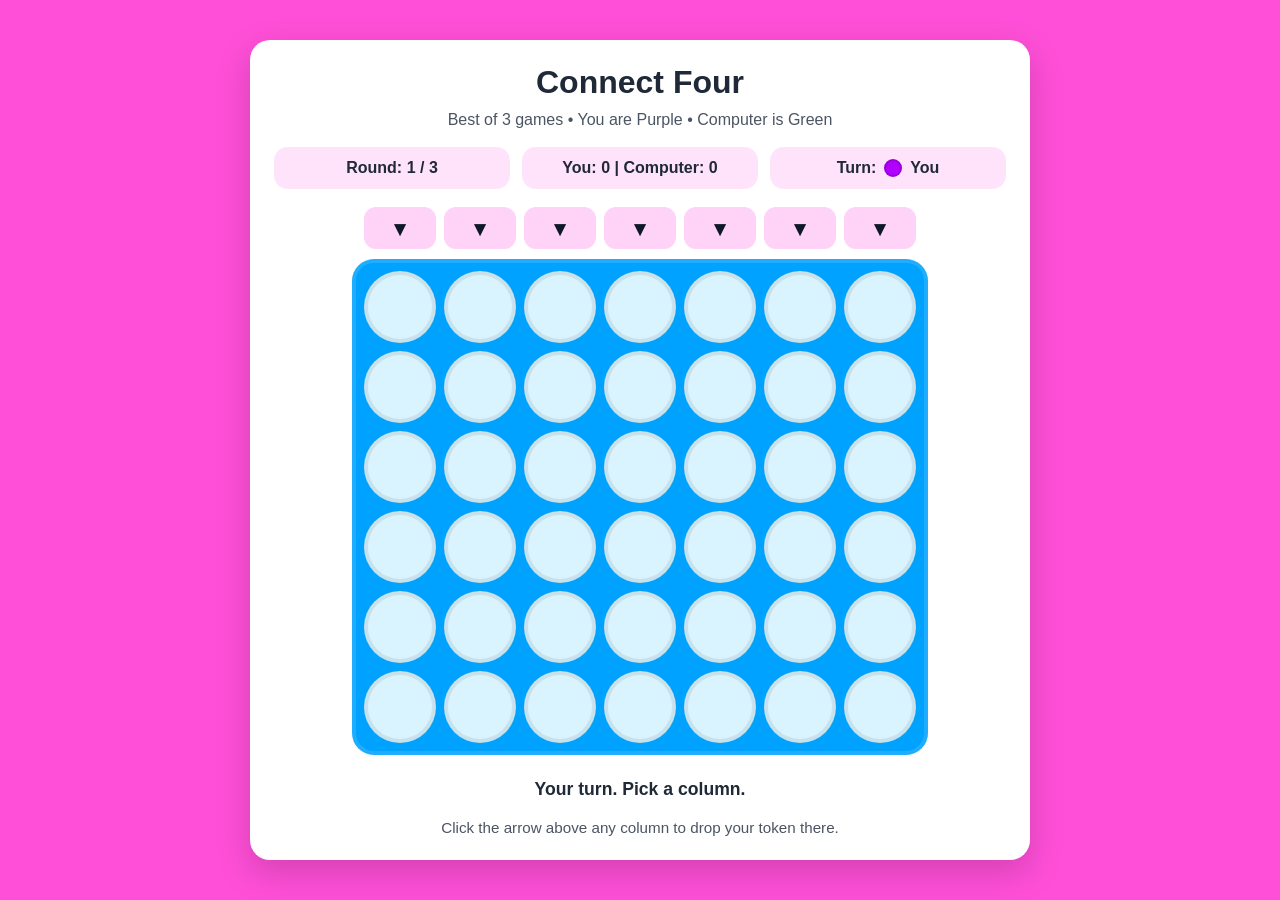
<file: ai.connect.html>
<!DOCTYPE html>
<html lang="en">
<head>
  <meta charset="UTF-8" />
  <meta name="viewport" content="width=device-width, initial-scale=1.0" />
  <title>Connect Four - Best of Three</title>
  <style>
    * {
      box-sizing: border-box;
    }

    body {
      margin: 0;
      font-family: Arial, Helvetica, sans-serif;
      background: #ff4fd8;
      color: #1f2937;
      display: flex;
      justify-content: center;
      align-items: center;
      min-height: 100vh;
      padding: 20px;
    }

    .game-container {
      width: 100%;
      max-width: 780px;
      background: white;
      border-radius: 20px;
      box-shadow: 0 12px 35px rgba(0, 0, 0, 0.18);
      padding: 24px;
      text-align: center;
    }

    h1 {
      margin-top: 0;
      margin-bottom: 10px;
      font-size: 2rem;
    }

    .subtitle {
      margin-bottom: 18px;
      color: #4b5563;
    }

    .status-bar {
      display: grid;
      grid-template-columns: repeat(3, 1fr);
      gap: 12px;
      margin-bottom: 18px;
    }

    .panel {
      background: #ffe3fb;
      border-radius: 14px;
      padding: 12px;
      font-weight: 700;
    }

    .current-player {
      display: inline-flex;
      align-items: center;
      gap: 8px;
      justify-content: center;
    }

    .token-preview {
      width: 18px;
      height: 18px;
      border-radius: 50%;
      border: 2px solid rgba(0, 0, 0, 0.15);
      display: inline-block;
    }

    button {
      border: none;
      border-radius: 12px;
      padding: 10px 16px;
      font-size: 1rem;
      font-weight: 700;
      cursor: pointer;
      transition: transform 0.15s ease, opacity 0.15s ease;
    }

    button:hover {
      transform: translateY(-1px);
    }

    button:active {
      transform: translateY(0);
    }

    .new-match-btn {
      display: none;
      margin: 18px auto 0;
      background: #111827;
      color: white;
    }

    .new-match-btn.show {
      display: inline-block;
    }

    .board-wrapper {
      overflow-x: auto;
      padding-bottom: 8px;
    }

    .drop-row {
      display: grid;
      grid-template-columns: repeat(7, 1fr);
      gap: 8px;
      width: fit-content;
      margin: 0 auto 10px;
    }

    .drop-btn {
      width: 72px;
      height: 42px;
      border-radius: 12px;
      background: #ffd2f7;
      color: #0f172a;
      font-size: 1.3rem;
      font-weight: 900;
    }

    .drop-btn:disabled {
      cursor: not-allowed;
      opacity: 0.45;
      transform: none;
    }

    .board {
      background: #00a2ff;
      border-radius: 22px;
      padding: 12px;
      display: grid;
      grid-template-columns: repeat(7, 72px);
      gap: 8px;
      width: fit-content;
      margin: 0 auto;
      box-shadow: inset 0 0 0 4px rgba(255, 255, 255, 0.12);
    }

    .cell {
      width: 72px;
      height: 72px;
      border-radius: 50%;
      background: #d9f4ff;
      border: 4px solid rgba(0, 0, 0, 0.08);
      display: flex;
      align-items: center;
      justify-content: center;
      transition: transform 0.18s ease, box-shadow 0.18s ease;
    }

    .cell.winning {
      box-shadow: 0 0 0 5px #fff200 inset, 0 0 18px rgba(255, 242, 0, 0.95);
      transform: scale(1.03);
    }

    .token {
      width: 56px;
      height: 56px;
      border-radius: 50%;
      box-shadow: inset 0 10px 14px rgba(255, 255, 255, 0.28), inset 0 -8px 14px rgba(0, 0, 0, 0.15);
    }

    .purple {
      background: #b100ff;
    }

    .green {
      background: #39ff14;
    }

    .message {
      margin-top: 16px;
      font-size: 1.1rem;
      font-weight: 700;
      min-height: 28px;
    }

    .legend {
      margin-top: 12px;
      color: #4b5563;
      font-size: 0.95rem;
    }

    @media (max-width: 640px) {
      .drop-btn,
      .cell {
        width: 44px;
      }

      .drop-btn {
        height: 34px;
      }

      .cell {
        height: 44px;
      }

      .board {
        grid-template-columns: repeat(7, 44px);
      }

      .token {
        width: 32px;
        height: 32px;
      }
    }
  </style>
</head>
<body>
  <div class="game-container">
    <h1>Connect Four</h1>
    <div class="subtitle">Best of 3 games • You are Purple • Computer is Green</div>

    <div class="status-bar">
      <div class="panel">
        Round: <span id="roundNumber">1</span> / 3
      </div>
      <div class="panel">
        You: <span id="purpleScore">0</span> | Computer: <span id="greenScore">0</span>
      </div>
      <div class="panel current-player">
        Turn:
        <span id="turnToken" class="token-preview purple"></span>
        <span id="turnText">You</span>
      </div>
    </div>

    <div class="board-wrapper">
      <div class="drop-row" id="dropRow"></div>
      <div class="board" id="board"></div>
    </div>

    <div class="message" id="message">Your turn. Pick a column.</div>
    <div class="legend">Click the arrow above any column to drop your token there.</div>
    <button class="new-match-btn" id="newMatchBtn">New Match</button>
  </div>

  <script>
    const ROWS = 6;
    const COLS = 7;
    const EMPTY = 0;
    const PURPLE = 1;
    const GREEN = 2;
    const ROUND_DELAY = 1800;
    const COMPUTER_DELAY = 550;

    let board = [];
    let currentPlayer = PURPLE;
    let gameOver = false;
    let roundNumber = 1;
    let scores = {
      [PURPLE]: 0,
      [GREEN]: 0
    };
    let matchOver = false;
    let waitingForComputer = false;

    const boardEl = document.getElementById('board');
    const dropRowEl = document.getElementById('dropRow');
    const messageEl = document.getElementById('message');
    const purpleScoreEl = document.getElementById('purpleScore');
    const greenScoreEl = document.getElementById('greenScore');
    const roundNumberEl = document.getElementById('roundNumber');
    const turnTextEl = document.getElementById('turnText');
    const turnTokenEl = document.getElementById('turnToken');
    const newMatchBtn = document.getElementById('newMatchBtn');

    function createEmptyBoard() {
      return Array.from({ length: ROWS }, () => Array(COLS).fill(EMPTY));
    }

    function playerName(player) {
      return player === PURPLE ? 'You' : 'Computer';
    }

    function playerClass(player) {
      return player === PURPLE ? 'purple' : 'green';
    }

    function init() {
      board = createEmptyBoard();
      currentPlayer = PURPLE;
      gameOver = false;
      matchOver = false;
      waitingForComputer = false;
      roundNumber = 1;
      scores[PURPLE] = 0;
      scores[GREEN] = 0;
      messageEl.textContent = 'Your turn. Pick a column.';
      newMatchBtn.classList.remove('show');
      renderBoard();
      updateStatus();
    }

    function startNextRound() {
      board = createEmptyBoard();
      currentPlayer = PURPLE;
      gameOver = false;
      waitingForComputer = false;
      messageEl.textContent = `Round ${roundNumber}: Your turn.`;
      renderBoard();
      updateStatus();
    }

    function renderDropButtons() {
      dropRowEl.innerHTML = '';

      for (let col = 0; col < COLS; col++) {
        const btn = document.createElement('button');
        btn.className = 'drop-btn';
        btn.innerHTML = '&#9660;';
        btn.setAttribute('aria-label', `Drop token in column ${col + 1}`);
        btn.disabled = gameOver || matchOver || waitingForComputer || currentPlayer !== PURPLE || board[0][col] !== EMPTY;
        btn.addEventListener('click', () => handleMove(col));
        dropRowEl.appendChild(btn);
      }
    }

    function renderBoard(winningCells = []) {
      boardEl.innerHTML = '';

      for (let row = 0; row < ROWS; row++) {
        for (let col = 0; col < COLS; col++) {
          const cell = document.createElement('div');
          cell.className = 'cell';

          const isWinningCell = winningCells.some(([r, c]) => r === row && c === col);
          if (isWinningCell) {
            cell.classList.add('winning');
          }

          if (board[row][col] !== EMPTY) {
            const token = document.createElement('div');
            token.className = `token ${playerClass(board[row][col])}`;
            cell.appendChild(token);
          }

          boardEl.appendChild(cell);
        }
      }
    }

    function updateStatus() {
      purpleScoreEl.textContent = scores[PURPLE];
      greenScoreEl.textContent = scores[GREEN];
      roundNumberEl.textContent = roundNumber;
      turnTextEl.textContent = matchOver ? 'Match Over' : playerName(currentPlayer);
      turnTokenEl.className = `token-preview ${matchOver ? 'purple' : playerClass(currentPlayer)}`;
      renderDropButtons();
    }

    function getOpenRow(col) {
      for (let row = ROWS - 1; row >= 0; row--) {
        if (board[row][col] === EMPTY) {
          return row;
        }
      }
      return -1;
    }

    function getAvailableColumns() {
      const columns = [];
      for (let col = 0; col < COLS; col++) {
        if (board[0][col] === EMPTY) columns.push(col);
      }
      return columns;
    }

    function handleMove(col) {
      if (gameOver || matchOver || waitingForComputer || currentPlayer !== PURPLE) return;
      placeToken(col, PURPLE);
    }

    function placeToken(col, player) {
      const row = getOpenRow(col);
      if (row === -1) return;

      board[row][col] = player;
      const winData = checkWin(row, col, player);

      if (winData.won) {
        gameOver = true;
        scores[player] += 1;
        renderBoard(winData.cells);
        finishRound(player);
        return;
      }

      if (isBoardFull()) {
        gameOver = true;
        renderBoard();
        finishRound(null);
        return;
      }

      currentPlayer = player === PURPLE ? GREEN : PURPLE;
      renderBoard();
      updateStatus();

      if (currentPlayer === GREEN) {
        waitingForComputer = true;
        messageEl.textContent = 'Computer is thinking...';
        updateStatus();
        window.setTimeout(computerMove, COMPUTER_DELAY);
      } else {
        messageEl.textContent = 'Your turn.';
      }
    }

    function computerMove() {
      if (gameOver || matchOver) return;

      const col = chooseComputerColumn();
      waitingForComputer = false;
      placeToken(col, GREEN);
    }

    function chooseComputerColumn() {
      const available = getAvailableColumns();

      for (const col of available) {
        if (wouldWin(col, GREEN)) return col;
      }

      for (const col of available) {
        if (wouldWin(col, PURPLE)) return col;
      }

      const centerPreference = [3, 2, 4, 1, 5, 0, 6];
      for (const col of centerPreference) {
        if (available.includes(col)) return col;
      }

      return available[Math.floor(Math.random() * available.length)];
    }

    function wouldWin(col, player) {
      const row = getOpenRow(col);
      if (row === -1) return false;

      board[row][col] = player;
      const won = checkWin(row, col, player).won;
      board[row][col] = EMPTY;
      return won;
    }

    function finishRound(winner) {
      updateStatus();

      if (winner === PURPLE) {
        messageEl.textContent = `You win Round ${roundNumber}!`;
      } else if (winner === GREEN) {
        messageEl.textContent = `Computer wins Round ${roundNumber}.`;
      } else {
        messageEl.textContent = `Round ${roundNumber} is a draw.`;
      }

      if (roundNumber >= 3) {
        window.setTimeout(endMatch, ROUND_DELAY);
        return;
      }

      roundNumber += 1;
      window.setTimeout(startNextRound, ROUND_DELAY);
    }

    function endMatch() {
      matchOver = true;
      currentPlayer = PURPLE;

      if (scores[PURPLE] > scores[GREEN]) {
        messageEl.textContent = 'You win the best-of-3 match!';
      } else if (scores[GREEN] > scores[PURPLE]) {
        messageEl.textContent = 'Computer wins the best-of-3 match.';
      } else {
        messageEl.textContent = 'The match ends in a tie.';
      }

      newMatchBtn.classList.add('show');
      updateStatus();
    }

    function isBoardFull() {
      return board[0].every(cell => cell !== EMPTY);
    }

    function checkWin(row, col, player) {
      const directions = [
        [0, 1],
        [1, 0],
        [1, 1],
        [1, -1]
      ];

      for (const [dr, dc] of directions) {
        const cells = [[row, col]];

        let r = row + dr;
        let c = col + dc;
        while (isInside(r, c) && board[r][c] === player) {
          cells.push([r, c]);
          r += dr;
          c += dc;
        }

        r = row - dr;
        c = col - dc;
        while (isInside(r, c) && board[r][c] === player) {
          cells.unshift([r, c]);
          r -= dr;
          c -= dc;
        }

        if (cells.length >= 4) {
          return { won: true, cells };
        }
      }

      return { won: false, cells: [] };
    }

    function isInside(row, col) {
      return row >= 0 && row < ROWS && col >= 0 && col < COLS;
    }

    newMatchBtn.addEventListener('click', init);

    init();
  </script>
</body>
</html>
</file>
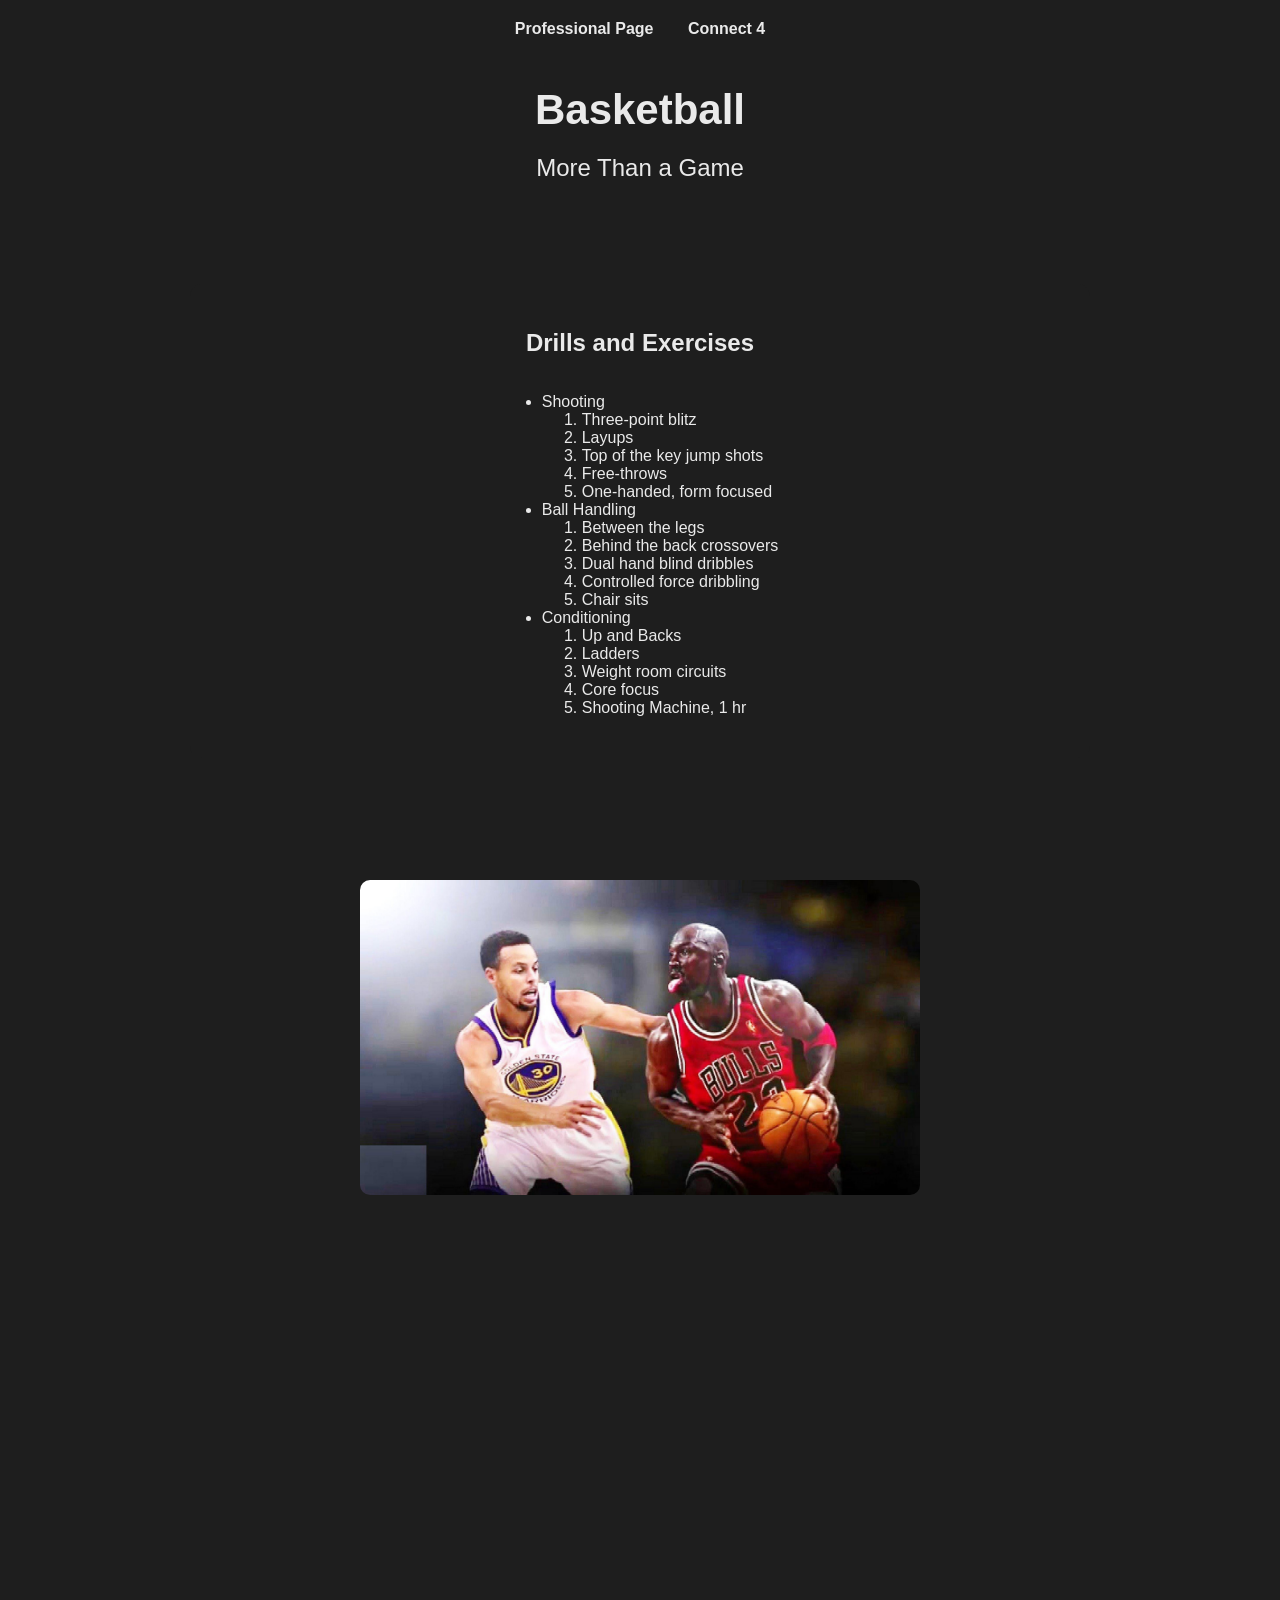
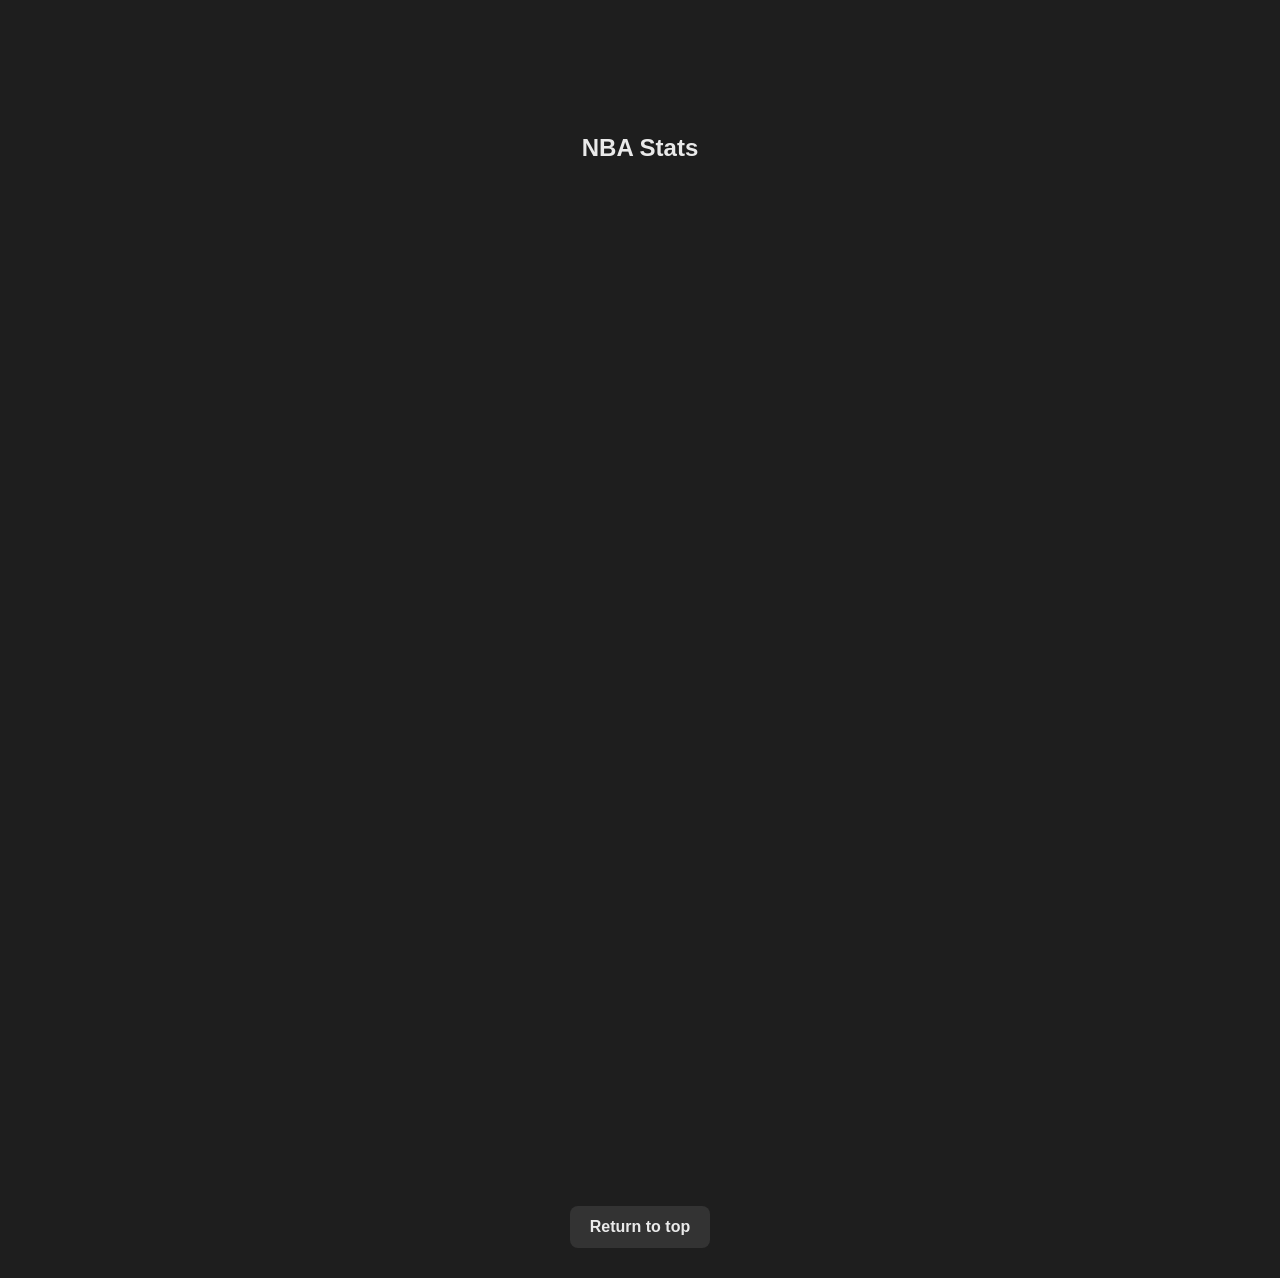
<file: fromscratch.html>
<!DOCTYPE html>
<html lang="en">
<head>
    <meta charset="UTF-8">
    <meta name="viewport" content="width=device-width, initial-scale=1.0">
    <title>Basketball</title>
    <link rel="stylesheet" href="css/mystyles.css">
    <style>
  #tableauViz {
    clear: both;
  }
</style>
</head>
<body id="top">

    <div class="container">

<div class="nav">
    <nav>
        <a href="index.html">Professional Page</a>
        <a href="ai.connect.html">Connect 4</a>
    </nav>
</div>

<div class="header">
    <h1>Basketball</h1>
    <h2>More Than a Game</h2>
</div>
    <br>
    <br>
    <br>
    <br>
    <div class="content">
        <h2>Drills and Exercises</h2>
    <ul>
        <li>Shooting</li>
        <ol>
            <li>Three-point blitz</li>
            <li>Layups</li>
            <li>Top of the key jump shots</li>
            <li>Free-throws</li>
            <li>One-handed, form focused</li>
        </ol>
        <li>Ball Handling</li>
        <ol>
            <li>Between the legs</li>
            <li>Behind the back crossovers</li>
            <li>Dual hand blind dribbles</li>
            <li>Controlled force dribbling</li>
            <li>Chair sits</li>
        </ol>
        <li>Conditioning</li>
        <ol>
            <li>Up and Backs</li>
            <li>Ladders</li>
            <li>Weight room circuits</li>
            <li>Core focus</li>
            <li>Shooting Machine, 1 hr</li>
        
        </ol>
    </ul>
    </div>
    <br>
    <br>
    <br>
    <br>

    <div class="media">
    <img src="assets/img/StephandMichael.png" alt="Steph and Michael, GOATS" class="main-img">
    <br>
    <br>
    <br>
    <br>
    <iframe width="560" height="315" src="https://www.youtube.com/embed/7t_eKaPOyRw?si=89RKKaqoPmcWudld" title="YouTube video player" frameborder="0" allow="accelerometer; autoplay; clipboard-write; encrypted-media; gyroscope; picture-in-picture; web-share" referrerpolicy="strict-origin-when-cross-origin" allowfullscreen></iframe>
    <br>
    <br>
    <br>   
    <br>
    <h2>NBA Stats</h2>
    <div id="tableauViz" style="width: 1000px; height: 800px; margin-top: 30px;">
  <object class="tableauViz" style="display:none;">
    <param name="host_url" value="https%3A%2F%2Fpublic.tableau.com%2F" />
    <param name="embed_code_version" value="3" />
    <param name="site_root" value="" />
    <param name="name" value="NBADashboard_0/RegularSeasonStandings" />
    <param name="tabs" value="yes" />
    <param name="toolbar" value="yes" />
    <param name="showVizHome" value="no" />
  </object>
</div>

<script type="text/javascript">
  var divElement = document.getElementById('tableauViz');
  var vizElement = divElement.getElementsByTagName('object')[0];
  vizElement.style.display = 'block';
  vizElement.style.width = '1000px';
  vizElement.style.height = '800px';

  var scriptElement = document.createElement('script');
  scriptElement.src = 'https://public.tableau.com/javascripts/api/viz_v1.js';
  vizElement.parentNode.insertBefore(scriptElement, vizElement);
</script>
</div>
<br>
<br>
<br>
<br>
<br>
<br>
<br>
<br>
<a href="#top" class="top-btn">Return to top</a>

</div>
    
</body>
</html>
</file>
<file: css/mystyles.css>
body{
    background-color: #1e1e1e;
    font-family: Helvetica, sans-serif;
    color: #eaeaea;
    margin: 0;
}

.container{
    width: 80%;
    max-width: 900px;
    margin: 0 auto;
    text-align: center;
}

.nav{
    padding: 20px 0;
}

.nav a{
color: #eaeaea;
text-decoration: none;
margin: 0 15px;
font-weight: bold;
}

.nav a:hover{
    color: #eaeaea;
}

.header h1{
    color: #eaeaea;
    font-size: 42px;
    margin-bottom: 5px;
}

.header h2{
    color: #eaeaea;
    font-weight: normal;
    margin-bottom: 30px;
}

.content{
    background-color: #1e1e1e;
    padding: 25px;
    border-radius: 12px;
    margin-bottom: 30px;
}

ul, ol{
    display: inline-block;
    text-align: left;
}

.media{
    margin-bottom: 40px;
}

.main-img {
    width: 560px;
    height: 315px;
    object-fit: cover; /* keeps it from stretching weirdly */
    border-radius: 10px;
    display: block;
    margin: 20px auto;
}

iframe{
    border-radius: 10px;
    margin: 20px auto;
    display: block;
}

tableau-viz, .tableaViz {
    display: block;
    margin: 0 auto;
}

.top-btn {
    display: inline-block;
    margin: 30px auto;
    padding: 12px 20px;
    background-color: #333;
    color: #eaeaea;
    text-decoration: none;
    border-radius: 8px;
    font-weight: bold;
}

.top-btn:hover {
    background-color: #555;
    color: #ffffff;
}
</file>
